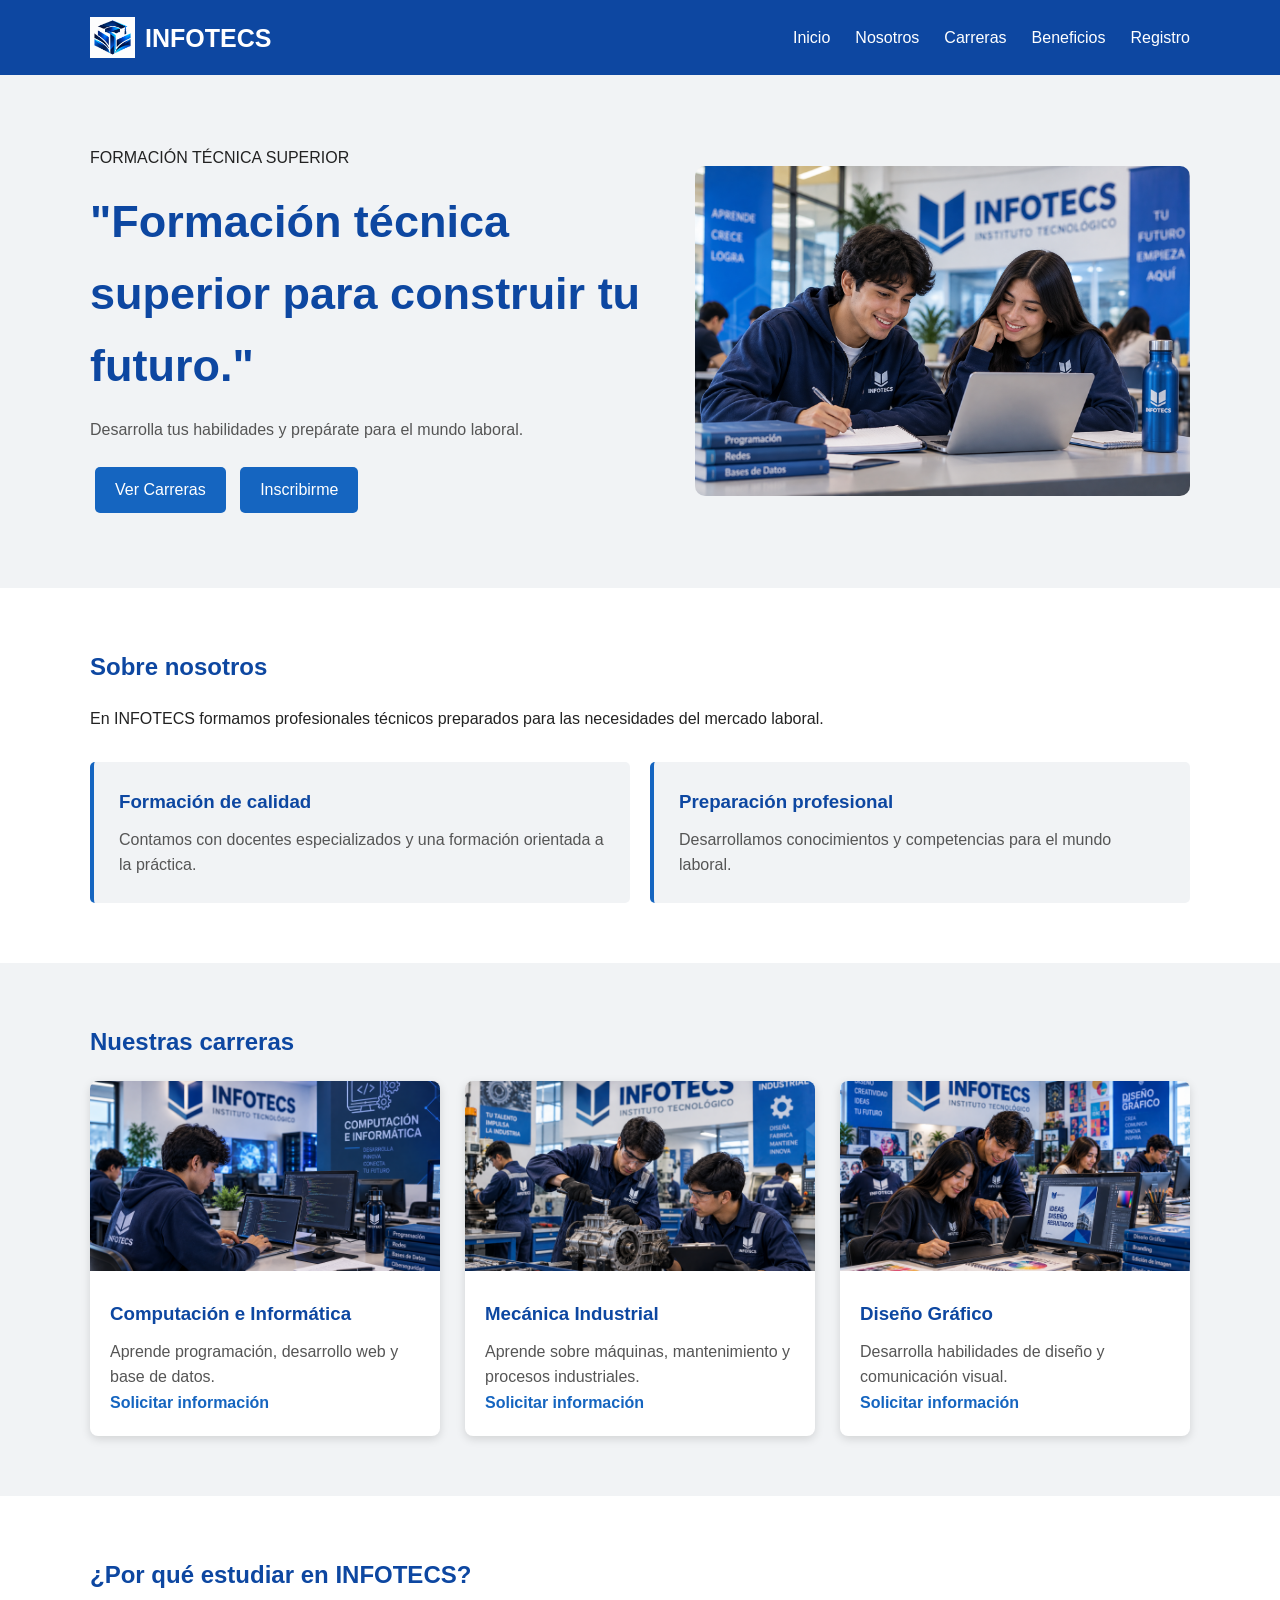
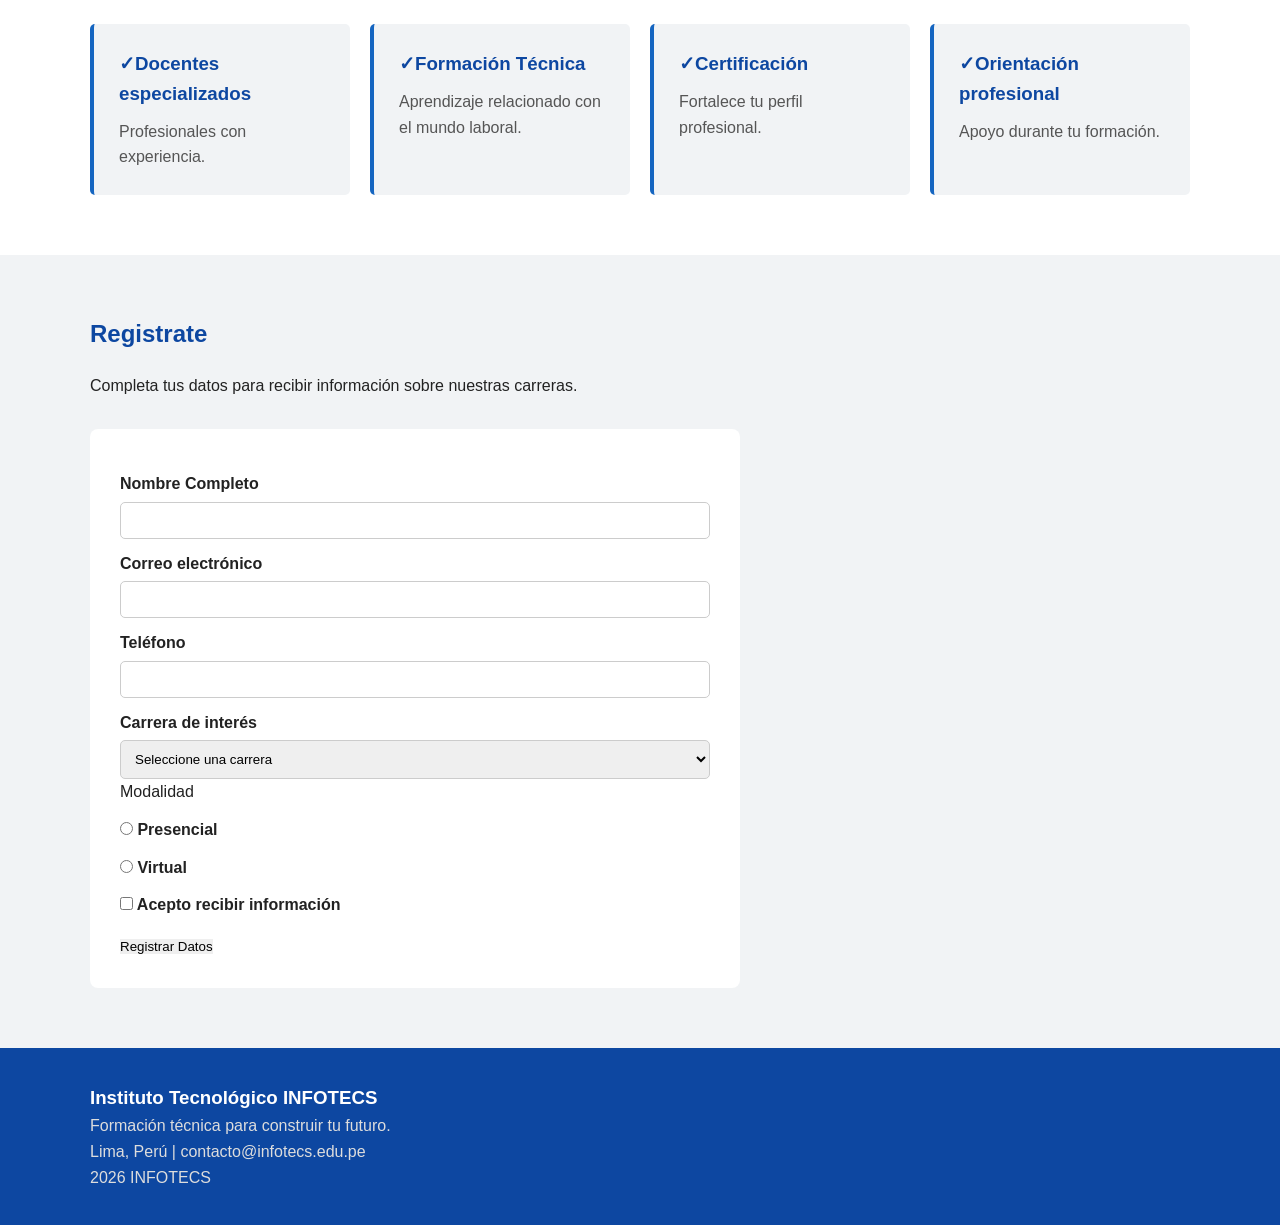
<file: index.html>
<!DOCTYPE html>
<html lang="en">
<head>
    <meta charset="UTF-8">
    <meta name="viewport" content="width=device-width, initial-scale=1.0">
    <title>Instituto Tecnológico INFOTECS</title>
    <link rel="stylesheet" href="style.css">
</head>
<body>
    <header>
        <div class="contenedor">
            <a href="index.html" class="logo">
                <img src="logo.jpg" alt="Logo INFOTECS">
                <span>INFOTECS</span>
            </a>
            <button id="botonMenu" class="boton-menu">☰</button>
            <nav id="navegacion">
                <ul class="menu">
                    <li><a href="index.html">Inicio</a></li>
                    <li><a href="v1.html">Nosotros</a></li>
                    <li><a href="v2.html">Carreras</a></li>
                    <li><a href="v3.html">Beneficios</a></li>
                    <li><a href="index.html#registro">Registro</a></li>
                </ul>
            </nav>
        </div>
    </header>
    <main>
        <!--Inicio-->
        <section id="inicio" class="hero">
            <div class="contenedor">
                <div class="hero-texto">
                    <span>FORMACIÓN TÉCNICA SUPERIOR</span>
                    <h1>"Formación técnica superior para construir tu futuro."</h1>
                    <p>
                        Desarrolla tus habilidades y prepárate
                        para el mundo laboral.
                    </p>
                    <a href="#carreras" class="boton">Ver Carreras</a>
                    <a href="#registro" class="boton">Inscribirme</a>
                </div>
                <img src="inicio.jpg" alt="Estudiantes de INFOTECS">
             </div>
        </section>
        <!--Nosotros-->
        <section id="nosotros" class="seccion">
            <div class="contenedor">
                <h2>Sobre nosotros</h2>
                <p>
                    En INFOTECS formamos profesionales técnicos
                    preparados para las necesidades del mercado laboral.
                </p>
            <div class="nosotros">
                <div>
                    <h3>Formación de calidad</h3>
                    <p>
                        Contamos con docentes especializados
                        y una formación orientada a la práctica.
                    </p>
                </div>
                <div>
                    <h3>Preparación profesional</h3>
                    <p>
                        Desarrollamos conocimientos y competencias
                        para el mundo laboral.
                    </p>
                </div>    
            </div>
        </div>
    </section>
        <!--Carreras-->
        <section id="carreras" class="seccion">
            <div class="contenedor">
                <h2>Nuestras carreras</h2>
                <div class="carreras">
                    <article>
                        <img src="computacion.jpg" alt="Computación e informática">
                        <h3>Computación e Informática</h3>
                        <p>
                            Aprende programación, desarrollo web
                            y base de datos.
                        </p>
                        <a href="#registro">Solicitar información</a>
                    </article>
                    <article>
                        <img src="mecanica.jpg" alt="Mecánica Industrial">
                        <h3>Mecánica Industrial</h3>
                        <p>
                            Aprende sobre máquinas, mantenimiento
                            y procesos industriales.
                        </p>
                        <a href="#registro">Solicitar información</a>
                    </article>
                    <article>
                        <img src="diseño.jpg" alt="Diseño Gráfico">
                        <h3>Diseño Gráfico</h3>
                        <p>
                            Desarrolla habilidades de diseño 
                            y comunicación visual.
                        </p>
                        <a href="#registro">Solicitar información</a>
                    </article>
                </div>
            </div>
        </section>
        <!--Beneficios-->
        <section id="Beneficios" class="seccion">
            <div class="contenedor">
                <h2>¿Por qué estudiar en INFOTECS?</h2>
                <div class="beneficios">
                    <div>
                        <h3>✓Docentes especializados</h3>
                        <p>Profesionales con experiencia.</p>
                    </div>
                    <div>
                        <h3>✓Formación Técnica</h3>
                        <p>Aprendizaje relacionado con el mundo laboral.</p>
                    </div>
                    <div>
                        <h3>✓Certificación</h3>
                        <p>Fortalece tu perfil profesional.</p>
                    </div>
                    <div>
                        <h3>✓Orientación profesional</h3>
                        <p>Apoyo durante tu formación.</p>
                    </div>
                </div>
            </div>
        </section>
        <!--Registro-->
        <section id="registro" class="seccion">
            <div class="contenedor">
                <h2>Registrate</h2>
                <p>
                    Completa tus datos para recibir información
                    sobre nuestras carreras.
                </p>
                <form id="formRegistro" method="post">
                    <label for="nombre" aria-placeholder="Ej.: Carlos Miguel Espinoza Tellez">Nombre Completo</label>
                    <input type="text" id="nombre" name="nombre">
                    <label for="correo" aria-placeholder="Ej.: carlos123@gmail.com">Correo electrónico</label>
                    <input type="email" id="correo" name="correo">
                    <label for="telefono" aria-placeholder="Ej.: 999 888 777">Teléfono</label>
                    <input type="tel" id="telefono" name="telefono">
                    <label for="carrera" aria-placeholder="Ej.: Diseño Gráfico">Carrera de interés</label>
                    <select id="carrera" name="carrera">
                        <option value="">Seleccione una carrera</option>
                        <option value="computacion">Computación e Informática</option>
                        <option value="mecanica">Mecánica Industrial</option>
                        <option value="diseño">Diseño Gráfico</option>
                    </select>
                    <p>Modalidad</p>
                    <label>
                        <input type="radio" name="modalidad" value="presencial">
                        Presencial
                    </label>
                    <label>
                        <input type="radio" name="modalidad" value="virtual">
                        Virtual
                    </label>
                    <label>
                        <input type="checkbox" id="terminos">
                        Acepto recibir información
                    </label>
                    <p id="mensaje"></p>
                    <button type="submit">
                        Registrar Datos
                    </button>
                </form>
            </div>
        </section>
    </main>
    <footer>
        <div class="contenedor">
            <h3>Instituto Tecnológico INFOTECS</h3>
            <p>
                Formación técnica para construir tu futuro.
            </p>
            <p>
                Lima, Perú | contacto@infotecs.edu.pe
            </p>
            <p>
                2026 INFOTECS
            </p>
        </div>
    </footer>
    <script src="javascript.js"></script>

</body>
</html>
</file>
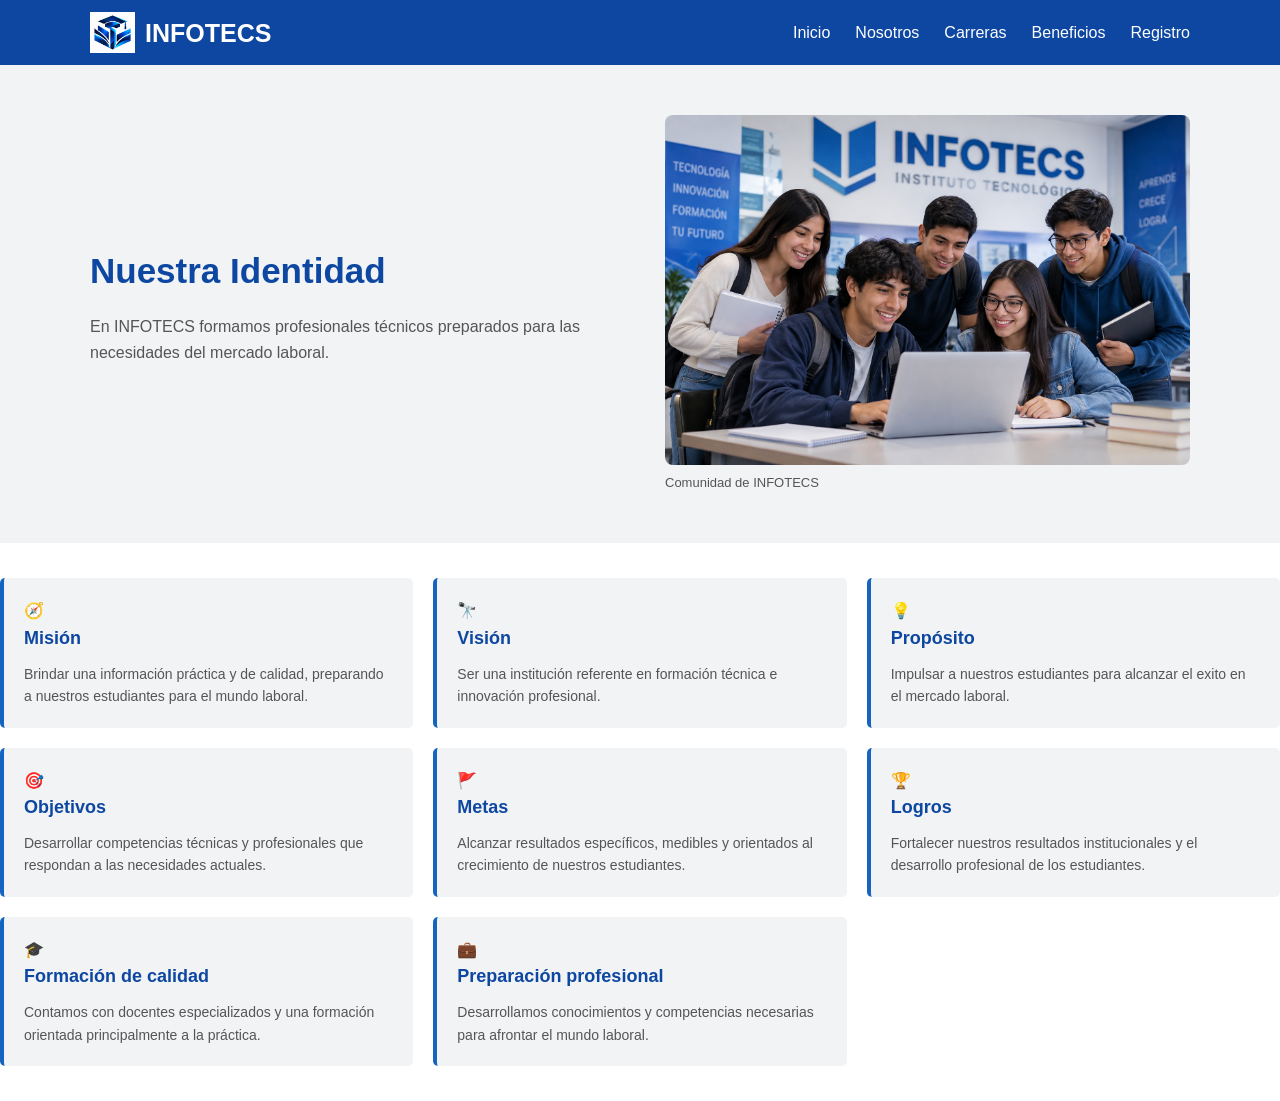
<file: v1.html>
<!DOCTYPE html>
<html lang="en">
<head>
    <meta charset="UTF-8">
    <meta name="viewport" content="width=device-width, initial-scale=1.0">
    <title>Nosotros - INFOTECS</title>
    <link rel="stylesheet" href="vall.css">
    
</head>
<body>
     <header>
        <div class="contenedor">
            <a href="index.html" class="logo">
                <img src="logo.jpg" alt="Logo INFOTECS">
                <span>INFOTECS</span>
            </a>
            <button id="botonMenu" class="boton-menu">☰</button>
            <nav id="navegacion">
                <ul class="menu">
                    <li><a href="index.html">Inicio</a></li>
                    <li><a href="v1.html">Nosotros</a></li>
                    <li><a href="v2.html">Carreras</a></li>
                    <li><a href="v3.html">Beneficios</a></li>
                    <li><a href="index.html#registro">Registro</a></li>
                </ul>
            </nav>
        </div>
    </header>
    <!--Presentación-->
    <section class="presentacion">
        <div class="contenedor presentacion-contenido">
            <div class="presentacion-texto">
                <h1>Nuestra Identidad</h1>
                <p>
                    En INFOTECS formamos profesionales técnicos
                    preparados para las necesidades del mercado laboral.
                </p>
            </div>
            <figure class="imagen">
                <img src="comunidad.jpg" alt="Comunidad de INFOTECS">
                <figcaption>Comunidad de INFOTECS</figcaption>
            </figure>
        </div>
    </section>
    <!--Información Institucional-->
    <main>
        <section class="tarjetas">
            <!--Misión-->
            <article class="tarjeta">
                <span class="Icono">&#129517;</span>
                <h2>Misión</h2>
                <p>
                    Brindar una información práctica y de calidad,
                    preparando a nuestros estudiantes para el mundo laboral.
                </p>
            </article>
            <!--Visión-->
            <article class="tarjeta">
                <span class="Icono">&#128301;</span>
                <h2>Visión</h2>
                <p>
                    Ser una institución referente en formación
                    técnica e innovación profesional.
                </p>
            </article>
            <!--Propósito-->
            <article class="tarjeta">
                <span class="Icono">&#128161;</span>
                <h2>Propósito</h2>
                <p>
                    Impulsar a nuestros estudiantes para alcanzar
                    el exito en el mercado laboral.
                </p>
            </article>
            <!--Objetivos-->
            <article class="tarjeta">
                <span class="Icono">&#127919;</span>
                <h2>Objetivos</h2>
                <p>
                    Desarrollar competencias técnicas y profesionales
                    que respondan a las necesidades actuales.
                </p>
            </article>
            <!--Metas-->
            <article class="tarjeta">
                <span class="Icono">&#128681;</span>
                <h2>Metas</h2>
                <p>
                    Alcanzar resultados específicos, medibles y
                    orientados al crecimiento de nuestros estudiantes.
                </p>
            </article>
            <!--Logros-->
            <article class="tarjeta">
                <span class="Icono">&#127942;</span>
                <h2>Logros</h2>
                <p>
                    Fortalecer nuestros resultados institucionales 
                    y el desarrollo profesional de los estudiantes.
                </p>
            </article>
             <!--Información final-->
            <article class="tarjeta">
                <span class="Icono">&#127891;</span>
                <h2>Formación de calidad</h2>
                <p>
                    Contamos con docentes especializados y una formación
                    orientada principalmente a la práctica.
                </p>
            </article>
            <article class="tarjeta">
                <span class="Icono">&#128188;</span>
                <h2>Preparación profesional</h2>
                <p>
                    Desarrollamos conocimientos y competencias necesarias 
                    para afrontar el mundo laboral.
                </p>
            </article>
        </section>
    </main>
</body>
    <script src="javascript.js"></script>
</html>
</file>
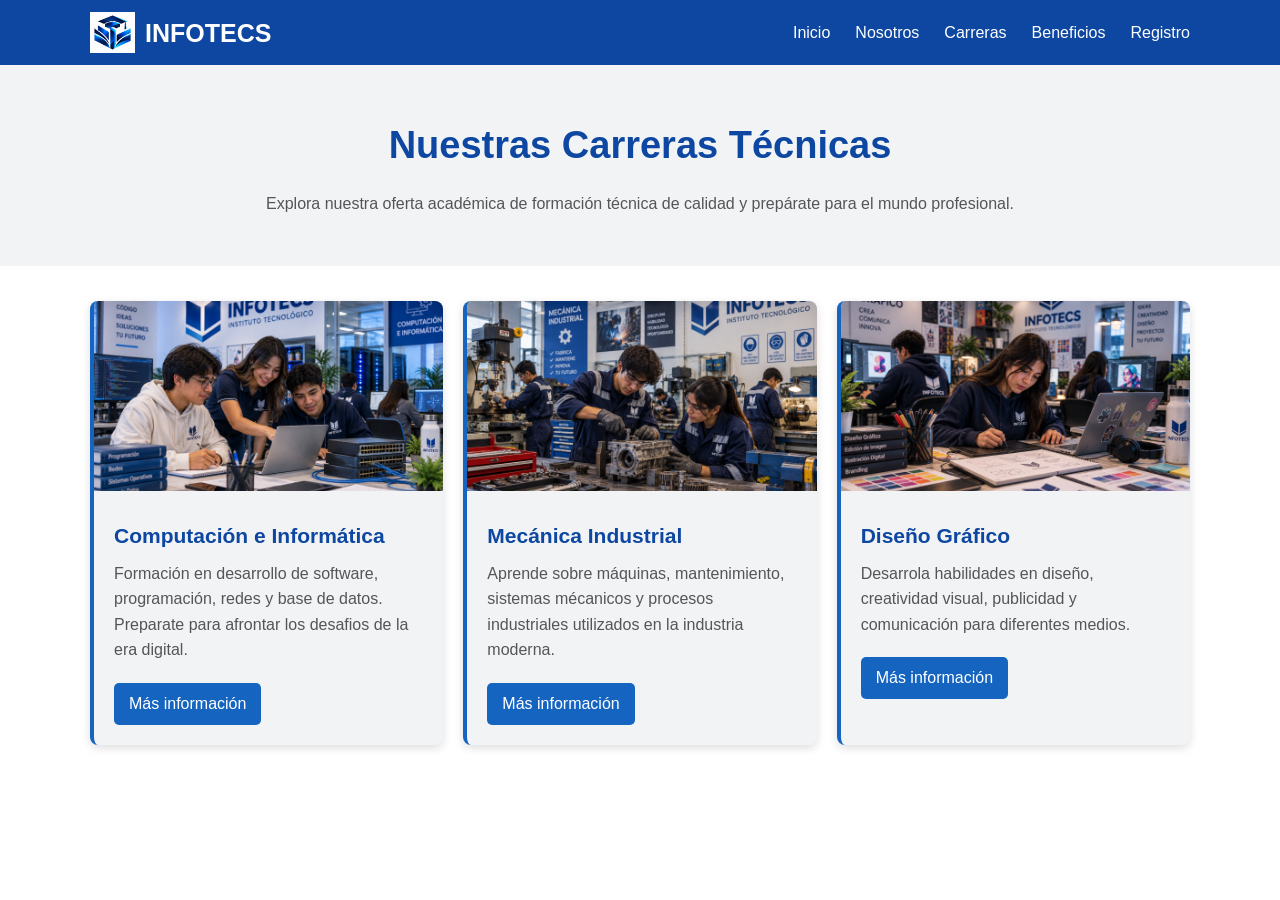
<file: v2.html>
<!DOCTYPE html>
<html lang="en">
<head>
    <meta charset="UTF-8">
    <meta name="viewport" content="width=device-width, initial-scale=1.0">
    <title>Carreras - INFOTECS</title>
    <link rel="stylesheet" href="vall.css">

</head>
<body>
     <header>
        <div class="contenedor">
            <a href="index.html" class="logo">
                <img src="logo.jpg" alt="Logo INFOTECS">
                <span>INFOTECS</span>
            </a>
            <button id="botonMenu" class="boton-menu">☰</button>
            <nav id="navegacion">
                <ul class="menu">
                    <li><a href="index.html">Inicio</a></li>
                    <li><a href="v1.html">Nosotros</a></li>
                    <li><a href="v2.html">Carreras</a></li>
                    <li><a href="v3.html">Beneficios</a></li>
                    <li><a href="index.html#registro">Registro</a></li>
                </ul>
            </nav>
        </div>
    </header>
    <!--Presentación-->
    <section class="presentacion titulo-carreras">
        <div class="contenedor">
            <h1>Nuestras Carreras Técnicas</h1>
            <p>
                Explora nuestra oferta académica de formación técnica 
                de calidad y prepárate para el mundo profesional.
            </p>
        </div>
    </section>
    <!--Carreras-->
    <main class="contenedor">
        <section class="carreras">
            <!--Computación e Informática-->
            <article class="carrera">
                <img src="computacion2.jpg" alt="Computación e Informática">
                <div class="informacion">
                    <h2>Computación e Informática</h2>
                    <p>
                        Formación en desarrollo de software,
                        programación, redes y base de datos.
                        Preparate para afrontar los desafios
                        de la era digital.
                    </p>
                    <a href="index.html#registro" class="boton">Más información</a>
                </div>
            </article>
            <!--Mecánica Industrial-->
            <article class="carrera">
                <img src="mecanica2.jpg" alt="Mecánica Industrial">
                <div class="informacion">
                    <h2>Mecánica Industrial</h2>
                    <p>
                        Aprende sobre máquinas, mantenimiento,
                        sistemas mécanicos y procesos industriales 
                        utilizados en la industria moderna.
                    </p>
                    <a href="index.html#registro" class="boton">Más información</a>
                </div>
            </article>
            <!--Diseño Gráfico-->
            <article class="carrera">
                <img src="diseño2.jpg" alt="Diseño Gráfico">
                <div class="informacion">
                    <h2>Diseño Gráfico</h2>
                    <p>
                        Desarrola habilidades en diseño,
                        creatividad visual, publicidad y
                        comunicación para diferentes medios.
                    </p>
                    <a href="index.html#registro" class="boton">Más información</a>
                </div>
            </article>
        </section>
    </main>
</body>
    <script src="javascript.js"></script>
</html>
</file>
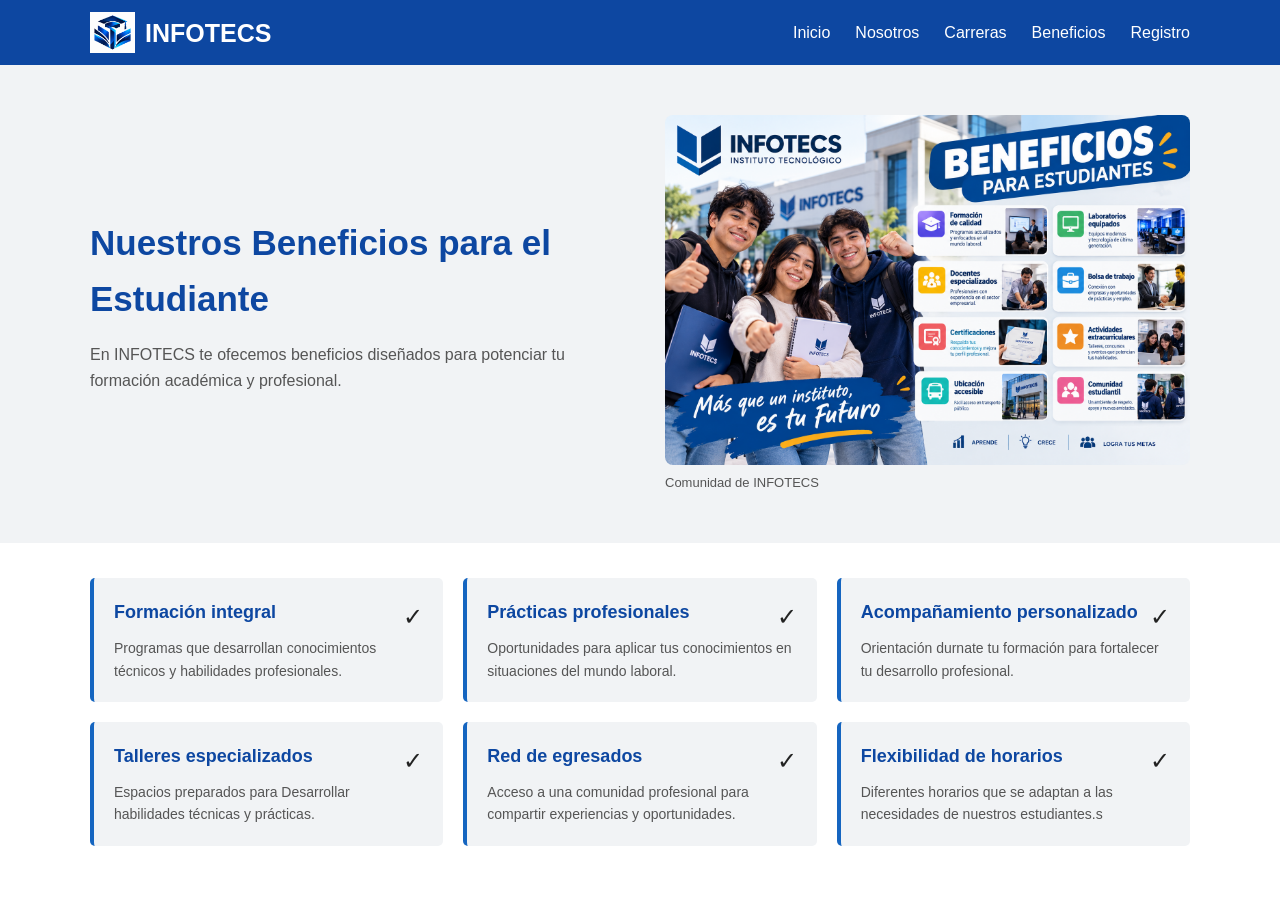
<file: v3.html>
<!DOCTYPE html>
<html lang="en">
<head>
    <meta charset="UTF-8">
    <meta name="viewport" content="width=device-width, initial-scale=1.0">
    <title>Beneficios - INFOTECS</title>
    <link rel="stylesheet" href="vall.css">
</head>
<body>
     <header>
        <div class="contenedor">
            <a href="index.html" class="logo">
                <img src="logo.jpg" alt="Logo INFOTECS">
                <span>INFOTECS</span>
            </a>
            <button id="botonMenu" class="boton-menu">☰</button>
            <nav id="navegacion">
                <ul class="menu">
                    <li><a href="index.html">Inicio</a></li>
                    <li><a href="v1.html">Nosotros</a></li>
                    <li><a href="v2.html">Carreras</a></li>
                    <li><a href="v3.html">Beneficios</a></li>
                    <li><a href="index.html#registro">Registro</a></li>
                </ul>
            </nav>
        </div>
    </header>
    <!--Presentación-->
    <section class="presentacion">
        <div class="contenedor presentacion-contenido">
            <div class="presentacion-texto">
                <h1>Nuestros Beneficios para el Estudiante</h1>
                <p>
                    En INFOTECS te ofecemos beneficios diseñados
                    para potenciar tu formación académica y profesional.
                </p>
            </div>
            <figure class="imagen">
                <img src="beneficios.jpg" alt="Comunidad de INFOTECS">
                <figcaption>
                    Comunidad de INFOTECS
                </figcaption>
            </figure>
        </div>
    </section>
    <!--Beneficios-->
    <main class="contenedor">
        <section class="tarjetas">
            <!--Beneficios 1-->
            <article class="tarjeta">
                <span class="icono">✓</span>
                <h2>Formación integral</h2>
                <p>
                    Programas que desarrollan conocimientos
                    técnicos y habilidades profesionales.
                </p>
            </article>
            <!--Beneficios 2-->
            <article class="tarjeta">
                <span class="icono">✓</span>
                <h2>Prácticas profesionales</h2>
                <p>
                    Oportunidades para aplicar tus conocimientos
                    en situaciones del mundo laboral.
                </p>
            </article>
            <!--Beneficios 3-->
            <article class="tarjeta">
                <span class="icono">✓</span>
                <h2>Acompañamiento personalizado</h2>
                <p>
                    Orientación durnate tu formación para
                    fortalecer tu desarrollo profesional.
                </p>
            </article>
            <!--Beneficios 4-->
            <article class="tarjeta">
                <span class="icono">✓</span>
                <h2>Talleres especializados</h2>
                <p>
                    Espacios preparados para Desarrollar
                    habilidades técnicas y prácticas.
                </p>
            </article>
            <!--Beneficios 5-->
            <article class="tarjeta">
                <span class="icono">✓</span>
                <h2>Red de egresados</h2>
                <p>
                    Acceso a una comunidad profesional
                    para compartir experiencias y oportunidades.
                </p>
            </article>
            <!--Beneficios 6-->
            <article class="tarjeta">
                <span class="icono">✓</span>
                <h2>Flexibilidad de horarios</h2>
                <p>
                    Diferentes horarios que se adaptan 
                    a las necesidades de nuestros estudiantes.s
                </p>
            </article>
        </section>
    </main>    
</body>
    <script src="javascript.js"></script>
</html>
</file>
<file: style.css>
* {
    margin: 0;
    padding: 0;
    box-sizing: border-box;
}

:root {
    --azul: #1565c0;
    --azul-oscuro: #0d47a1;
    --gris: #f1f3f5;
    --gris-texto: #555;
    --blanco: #fff;
}

html {
    scroll-behavior: smooth;
}

body {
    font-family: Arial, sans-serif;
    color: #222;
    line-height: 1.6;
}

.contenedor {
    width: 90%;
    max-width: 1100px;
    margin: auto;
}

.seccion {
    padding: 60px 0;
}

h2 {
    color: var(--azul-oscuro);
    margin-bottom: 20px;
}


/* HEADER */

header {
    background: var(--azul-oscuro);
    padding: 15px 0;
}

header .contenedor {
    display: flex;
    justify-content: space-between;
    align-items: center;
}


/* LOGO */

.logo {
    display: flex;
    align-items: center;
    gap: 10px;
    color: var(--blanco);
    text-decoration: none;
    font-size: 25px;
    font-weight: bold;
}

.logo img {
    width: 45px;
    height: 45px;
    object-fit: contain;
}


/* MENÚ */

.menu {
    display: flex;
    gap: 25px;
    list-style: none;
}

.menu a {
    color: var(--blanco);
    text-decoration: none;
}

.menu a:hover,
.carreras a:hover {
    color: #bbb;
}

.boton-menu {
    display: none;
}


/* INICIO */

.hero {
    background: var(--gris);
    padding: 70px 0;
}

.hero .contenedor {
    display: flex;
    align-items: center;
    gap: 40px;
}

.hero-texto {
    flex: 1;
}

.hero h1 {
    color: var(--azul-oscuro);
    font-size: 45px;
    margin: 15px 0;
}

.hero p {
    color: var(--gris-texto);
    margin-bottom: 20px;
}

.hero img {
    width: 45%;
    border-radius: 10px;
}


/* BOTÓN */

.boton {
    display: inline-block;
    background: var(--azul);
    color: var(--blanco);
    padding: 10px 20px;
    margin: 5px;
    text-decoration: none;
    border-radius: 5px;
}

.boton:hover {
    background: var(--azul-oscuro);
}


/* NOSOTROS Y BENEFICIOS */

.nosotros,
.beneficios {
    display: flex;
    gap: 20px;
    margin-top: 30px;
}

.nosotros div,
.beneficios div {
    flex: 1;
    min-width: 0;
    padding: 25px;
    background: var(--gris);
    border-left: 4px solid var(--azul);
    border-radius: 5px;
}

.nosotros h3,
.beneficios h3,
.carreras h3 {
    color: var(--azul-oscuro);
    margin-bottom: 10px;
}

.nosotros p,
.beneficios p,
.carreras p {
    color: var(--gris-texto);
}


/* CARRERAS */

#carreras {
    background: var(--gris);
}

.carreras {
    display: grid;
    grid-template-columns: repeat(3, 1fr);
    gap: 25px;
}

.carreras article {
    background: var(--blanco);
    border-radius: 8px;
    overflow: hidden;
    box-shadow: 0 3px 10px #0002;
}

.carreras img {
    width: 100%;
    height: 190px;
    object-fit: cover;
}

.carreras h3,
.carreras p,
.carreras a {
    margin-left: 20px;
    margin-right: 20px;
}

.carreras h3 {
    margin-top: 20px;
}

.carreras a {
    display: inline-block;
    color: var(--azul);
    margin-bottom: 20px;
    text-decoration: none;
    font-weight: bold;
}


/* FORMULARIO */

#registro {
    background: var(--gris);
}

form {
    max-width: 650px;
    margin-top: 30px;
    padding: 30px;
    background: var(--blanco);
    border-radius: 8px;
}

form label {
    display: block;
    margin: 12px 0 5px;
    font-weight: bold;
}

form input:not([type="radio"]):not([type="checkbox"]),
form select {
    width: 100%;
    padding: 10px;
    border: 1px solid #ccc;
    border-radius: 5px;
}

form input:focus,
form select:focus {
    border-color: var(--azul);
    outline: none;
}

form button {
    border: none;
    cursor: pointer;
}

#mensaje {
    margin-top: 15px;
    font-weight: bold;
}


/* FOOTER */

footer {
    background: var(--azul-oscuro);
    color: var(--blanco);
    padding: 35px 0;
}

footer p {
    color: #ddd;
}


/* RESPONSIVE TABLET */

@media (max-width: 900px) {

    header .contenedor {
        flex-wrap: wrap;
        justify-content: center;
        gap: 15px;
    }

    .menu {
        flex-wrap: wrap;
        justify-content: center;
        gap: 10px 15px;
    }

    .hero h1 {
        font-size: 35px;
    }

    .carreras {
        grid-template-columns: repeat(2, 1fr);
    }

    .beneficios {
        flex-wrap: wrap;
    }

    .beneficios div {
        flex: 1 1 40%;
    }
}


/* RESPONSIVE CELULAR */

@media (max-width: 600px) {

    /* HEADER */

    header .contenedor {
        flex-direction: row;
        flex-wrap: wrap;
        justify-content: space-between;
        align-items: center;
        gap: 0;
    }

    .logo {
        font-size: 22px;
    }

    .logo img {
        width: 40px;
        height: 40px;
    }


    /* BOTÓN MENÚ */

    .boton-menu {
        display: block;
        background: none;
        border: none;
        color: var(--blanco);
        font-size: 28px;
        cursor: pointer;
    }


    /* MENÚ OCULTO */

    nav {
        display: none;
        width: 100%;
    }


    /* MENÚ ABIERTO */

    nav.activo {
        display: block;
    }

    .menu {
        flex-direction: column;
        align-items: flex-start;
        gap: 10px;
        margin-top: 15px;
    }


    /* INICIO */

    .hero .contenedor,
    .nosotros,
    .beneficios {
        flex-direction: column;
    }

    .seccion,
    .hero {
        padding: 35px 0;
    }

    .hero {
        text-align: center;
    }

    .hero .contenedor {
        gap: 25px;
    }

    .hero h1 {
        font-size: 30px;
        margin: 0 0 15px;
    }

    .hero img {
        width: 100%;
    }


    /* NOSOTROS Y BENEFICIOS */

    .nosotros,
    .beneficios {
        gap: 15px;
    }

    .beneficios div {
        width: 100%;
    }


    /* CARRERAS */

    .carreras {
        grid-template-columns: 1fr;
    }


    /* FORMULARIO */

    form {
        padding: 20px;
    }
}
</file>
<file: vall.css>
* {
    margin: 0;
    padding: 0;
    box-sizing: border-box;
}

:root {
    --azul: #1565c0;
    --azul-oscuro: #0d47a1;
    --gris: #f1f3f5;
    --gris-texto: #555;
    --blanco: #fff;
}

body {
    font-family: Arial, sans-serif;
    color: #222;
    line-height: 1.6;
}

.contenedor {
    width: 90%;
    max-width: 1100px;
    margin: auto;
}


/* HEADER */

header {
    background: var(--azul-oscuro);
    padding: 10px 0;
}

header .contenedor {
    display: flex;
    justify-content: space-between;
    align-items: center;
}


/* LOGO */

.logo {
    display: flex;
    align-items: center;
    gap: 10px;
    color: var(--blanco);
    text-decoration: none;
    font-size: 25px;
    font-weight: bold;
}

.logo img {
    width: 45px;
    height: 45px;
    object-fit: contain;
}


/* MENÚ */

.menu {
    display: flex;
    gap: 25px;
    list-style: none;
}

.menu a {
    color: var(--blanco);
    text-decoration: none;
}

.menu a:hover {
    color: #bbb;
}

.menu a.activo {
    background: var(--azul);
    padding: 8px 10px;
    border-radius: 5px;
}

.boton-menu {
    display: none;
}


/* PRESENTACIÓN */

.presentacion {
    background: var(--gris);
    padding: 50px 0;
}

.presentacion-contenido {
    display: flex;
    align-items: center;
    gap: 50px;
}

.presentacion-texto,
.imagen {
    width: 50%;
}

.presentacion h1 {
    color: var(--azul-oscuro);
    font-size: 35px;
    margin-bottom: 15px;
}

.presentacion p {
    color: var(--gris-texto);
}

.imagen img {
    width: 100%;
    border-radius: 8px;
}

.imagen figcaption {
    color: var(--gris-texto);
    font-size: 13px;
}


/* CONTENIDO */

main {
    padding: 35px 0;
}


/* TARJETAS - NOSOTROS Y BENEFICIOS */

.tarjetas {
    display: grid;
    grid-template-columns: repeat(3, 1fr);
    gap: 20px;
}

.tarjeta {
    background: var(--gris);
    border-left: 4px solid var(--azul);
    padding: 20px;
    border-radius: 5px;
}

.tarjeta h2 {
    color: var(--azul-oscuro);
    font-size: 18px;
    margin-bottom: 10px;
}

.tarjeta p {
    color: var(--gris-texto);
    font-size: 14px;
}

.icono {
    float: right;
    font-size: 24px;
}


/* TARJETAS FINALES - NOSOTROS */

.tarjetas-finales {
    display: grid;
    grid-template-columns: 1fr 1fr;
    gap: 20px;
    margin-top: 20px;
}


/* CARRERAS */

.titulo-carreras {
    text-align: center;
}

.titulo-carreras h1 {
    font-size: 38px;
}

.carreras {
    display: grid;
    grid-template-columns: repeat(3, 1fr);
    gap: 20px;
}

.carrera {
    background: var(--gris);
    border-left: 4px solid var(--azul);
    border-radius: 8px;
    overflow: hidden;
    box-shadow: 0 3px 10px #0002;
}

.carrera img {
    width: 100%;
    height: 190px;
    object-fit: cover;
}

.informacion {
    padding: 20px;
}

.informacion h2 {
    color: var(--azul-oscuro);
    font-size: 21px;
    margin-bottom: 8px;
}

.informacion p {
    color: var(--gris-texto);
    margin-bottom: 20px;
}


/* BOTÓN CARRERAS */

.boton {
    display: inline-block;
    background: var(--azul);
    color: var(--blanco);
    padding: 8px 15px;
    text-decoration: none;
    border-radius: 5px;
}

.boton:hover {
    background: var(--azul-oscuro);
}


/* RESPONSIVE */

@media (max-width: 768px) {

    .boton-menu {
        display: block;
        background: none;
        border: none;
        color: var(--blanco);
        font-size: 25px;
        cursor: pointer;
    }

    nav {
        display: none;
        width: 100%;
    }

    nav.activo {
        display: block;
    }

    header .contenedor {
        flex-wrap: wrap;
    }

    .menu {
        flex-direction: column;
        margin-top: 15px;
    }

    .presentacion-contenido {
        flex-direction: column;
    }

    .presentacion-texto,
    .imagen {
        width: 100%;
    }

    .tarjetas,
    .tarjetas-finales,
    .carreras {
        grid-template-columns: 1fr;
    }

    .presentacion h1 {
        font-size: 30px;
    }
}
</file>
